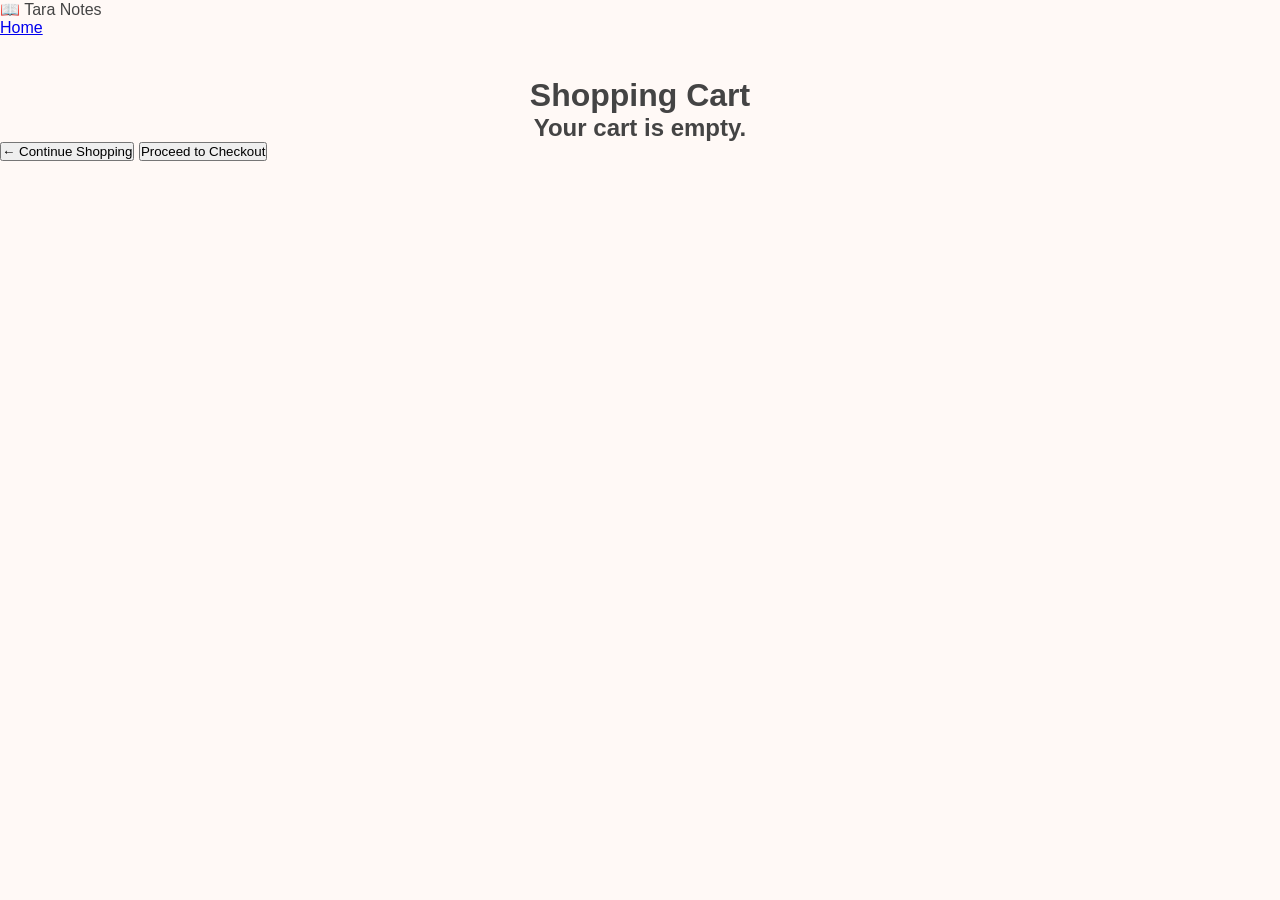
<file: cart.html>
<!DOCTYPE html>
<html lang="en">
<head>
    <meta charset="UTF-8">
    <title>Shopping Cart</title>
    <link rel="stylesheet" href="style.css">
</head>

<body>

    <header>

        <div class="logo">
            📖 Tara Notes
        </div>
    
        <nav>
            <a href="index.html">Home</a>
        </nav>
    
    </header>
    

<h1 style="text-align:center;margin-top:40px;">Shopping Cart</h1>

<div id="cartItems"></div>
<h2 id="grandTotal"></h2>

<div class="cart-buttons">

    <button onclick="window.location.href='index.html'">
        ← Continue Shopping
    </button>

    <button onclick="goToCheckout()">
        Proceed to Checkout
    </button>

</div>

<script src="cart.js"></script>
</body>
</html>
</file>
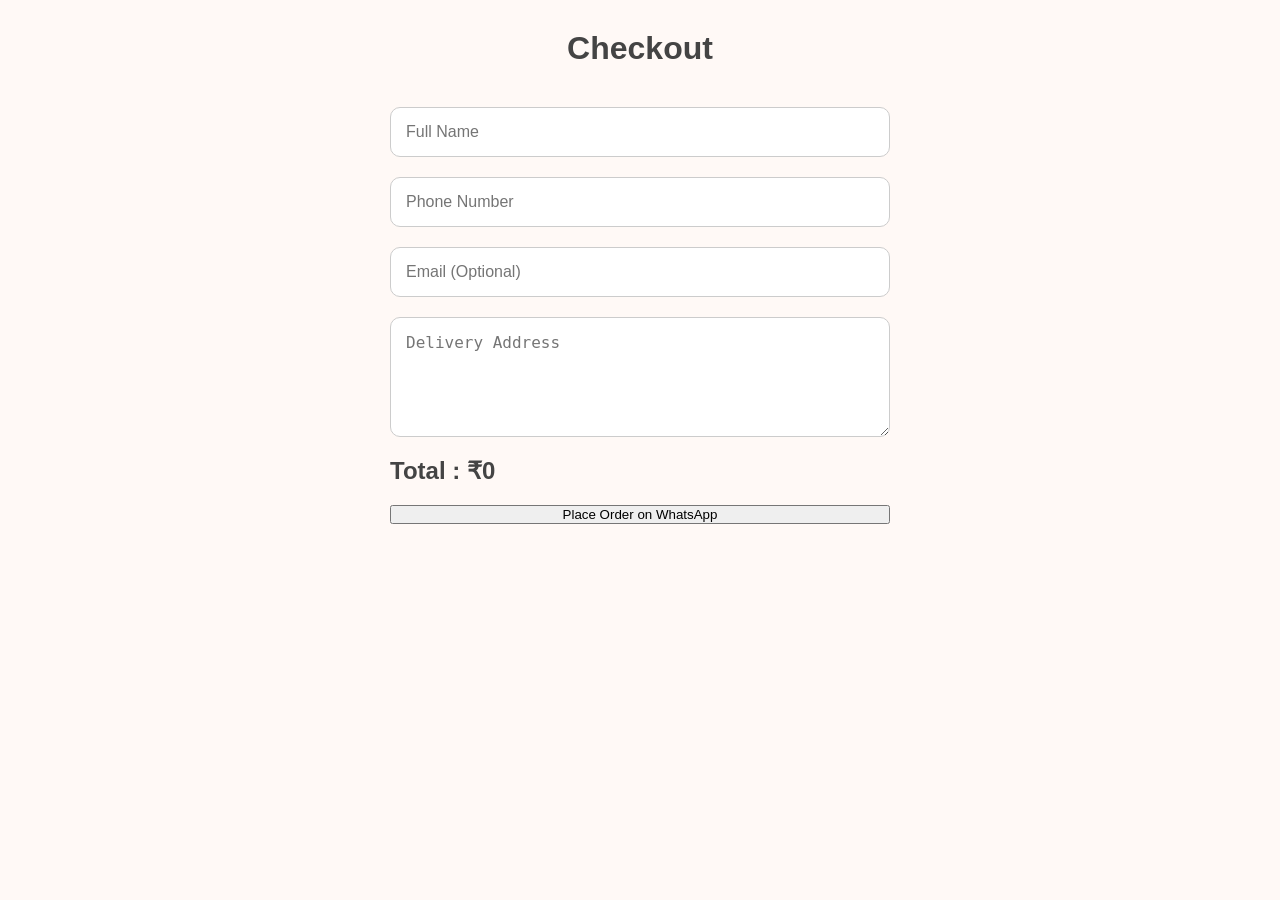
<file: checkout.html>
<!DOCTYPE html>
<html lang="en">
<head>
    <meta charset="UTF-8">
    <meta name="viewport" content="width=device-width, initial-scale=1.0">
    <title>Checkout</title>

    <link rel="stylesheet" href="style.css">
</head>

<body>

<h1 style="text-align:center;margin-top:30px;">
    Checkout
</h1>

<div class="checkout-container">

    <input
        type="text"
        id="customerName"
        placeholder="Full Name"
    >

    <input
        type="text"
        id="customerPhone"
        placeholder="Phone Number"
    >

    <input
        type="email"
        id="customerEmail"
        placeholder="Email (Optional)"
    >

    <textarea
        id="customerAddress"
        placeholder="Delivery Address"
    ></textarea>

    <h2 id="checkoutTotal"></h2>

    <button onclick="sendWhatsAppOrder()">
        Place Order on WhatsApp
    </button>

</div>

<script src="checkout.js"></script>

</body>
</html>
</file>
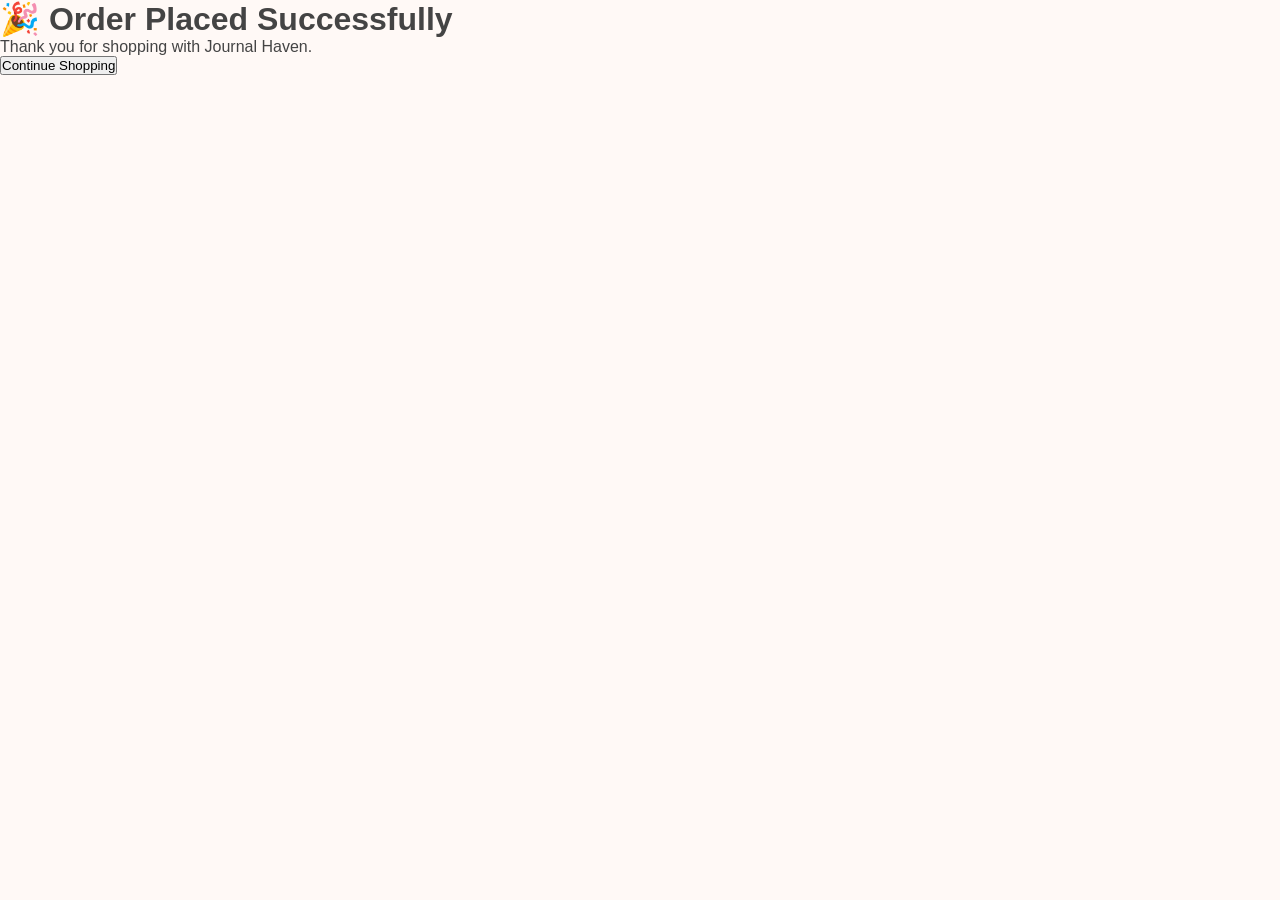
<file: order-success.html>
<!DOCTYPE html>
<html>
<head>
<title>Order Success</title>
<link rel="stylesheet" href="style.css">
</head>

<body>

<div class="success">

<h1>🎉 Order Placed Successfully</h1>

<p>Thank you for shopping with Journal Haven.</p>

<a href="index.html">
<button>Continue Shopping</button>
</a>

</div>

</body>
</html>
</file>
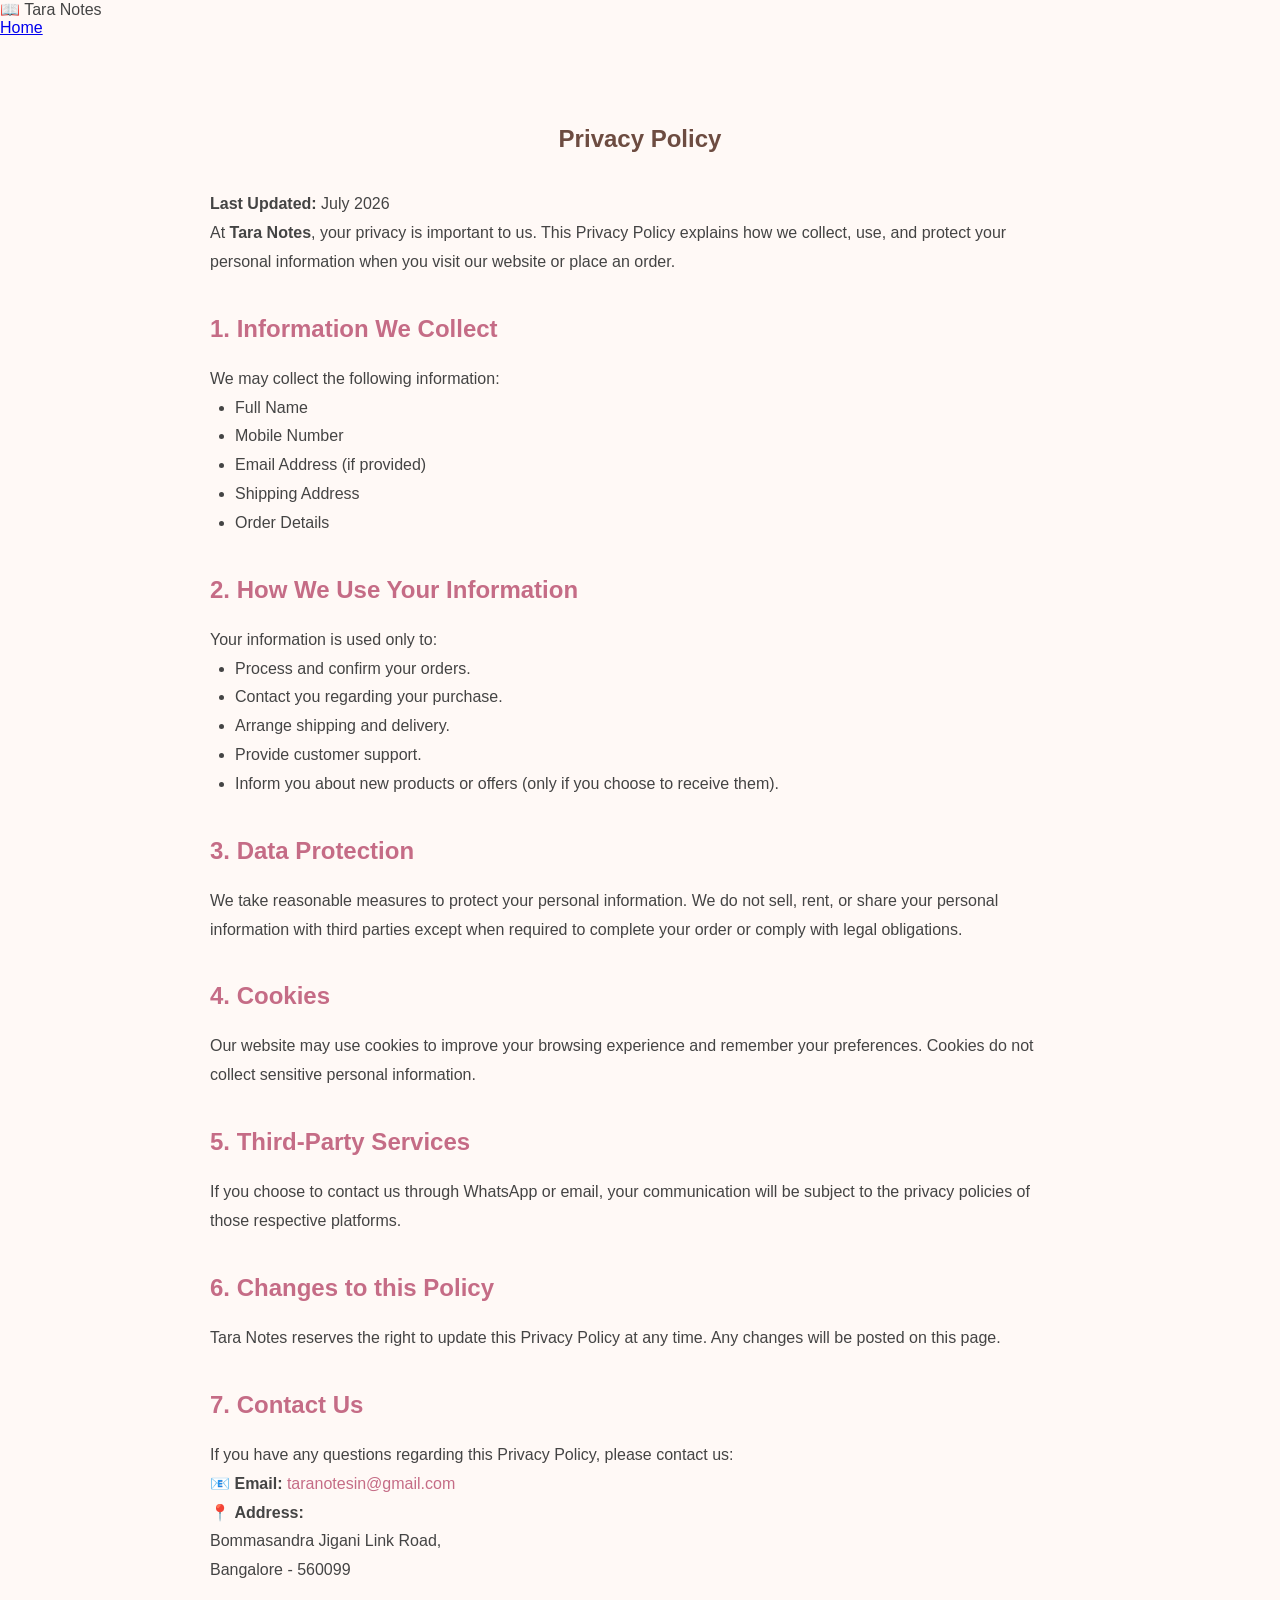
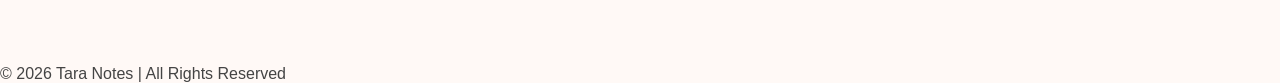
<file: privacy.html>
<!DOCTYPE html>
<html lang="en">
<head>
    <meta charset="UTF-8">
    <meta name="viewport" content="width=device-width, initial-scale=1.0">
    <title>Privacy Policy | Tara Notes</title>
    <link rel="stylesheet" href="style.css">
</head>

<body>

<header>
    <div class="logo">
        📖 Tara Notes
    </div>

    <nav>
        <a href="index.html">Home</a>
    </nav>
</header>

<section class="policy-page">

    <h1>Privacy Policy</h1>

    <p><strong>Last Updated:</strong> July 2026</p>

    <p>
        At <strong>Tara Notes</strong>, your privacy is important to us. This Privacy
        Policy explains how we collect, use, and protect your personal information
        when you visit our website or place an order.
    </p>

    <h2>1. Information We Collect</h2>

    <p>We may collect the following information:</p>

    <ul>
        <li>Full Name</li>
        <li>Mobile Number</li>
        <li>Email Address (if provided)</li>
        <li>Shipping Address</li>
        <li>Order Details</li>
    </ul>

    <h2>2. How We Use Your Information</h2>

    <p>Your information is used only to:</p>

    <ul>
        <li>Process and confirm your orders.</li>
        <li>Contact you regarding your purchase.</li>
        <li>Arrange shipping and delivery.</li>
        <li>Provide customer support.</li>
        <li>Inform you about new products or offers (only if you choose to receive them).</li>
    </ul>

    <h2>3. Data Protection</h2>

    <p>
        We take reasonable measures to protect your personal information. We do
        not sell, rent, or share your personal information with third parties
        except when required to complete your order or comply with legal obligations.
    </p>

    <h2>4. Cookies</h2>

    <p>
        Our website may use cookies to improve your browsing experience and
        remember your preferences. Cookies do not collect sensitive personal
        information.
    </p>

    <h2>5. Third-Party Services</h2>

    <p>
        If you choose to contact us through WhatsApp or email, your communication
        will be subject to the privacy policies of those respective platforms.
    </p>

    <h2>6. Changes to this Policy</h2>

    <p>
        Tara Notes reserves the right to update this Privacy Policy at any time.
        Any changes will be posted on this page.
    </p>

    <h2>7. Contact Us</h2>

    <p>
        If you have any questions regarding this Privacy Policy, please contact us:
    </p>

    <p>
        📧 <strong>Email:</strong>
        <a href="mailto:shop@taranotes.in">taranotesin@gmail.com</a>
    </p>

    <p>
        📍 <strong>Address:</strong><br>
        Bommasandra Jigani Link Road,<br>
        Bangalore - 560099
    </p>

</section>

<footer>

    <p>© 2026 Tara Notes | All Rights Reserved</p>

</footer>

</body>
</html>
</file>
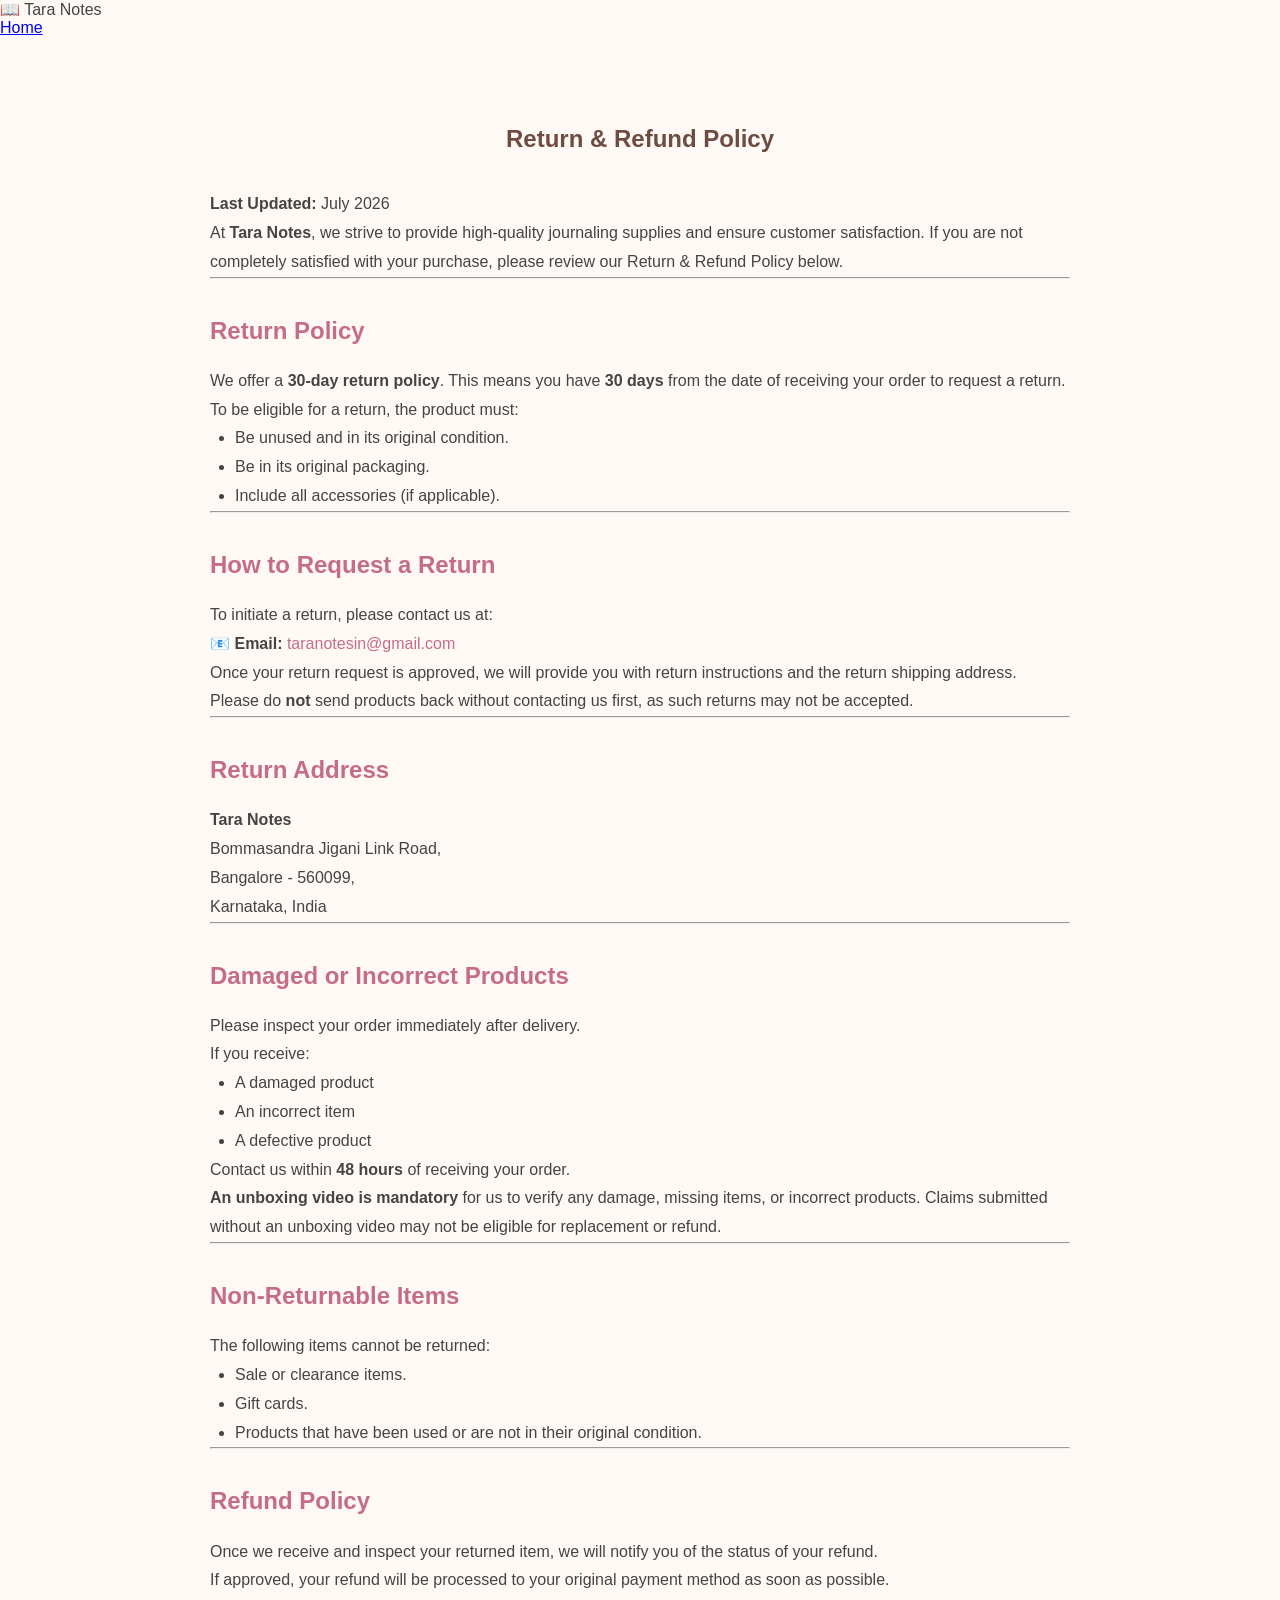
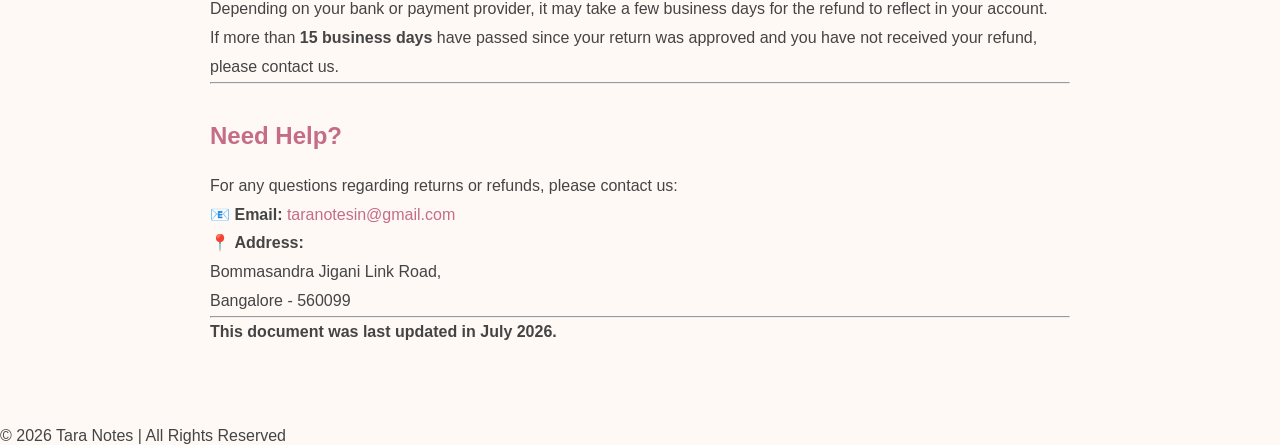
<file: returns.html>
<!DOCTYPE html>
<html lang="en">
<head>
    <meta charset="UTF-8">
    <meta name="viewport" content="width=device-width, initial-scale=1.0">
    <title>Return & Refund Policy | Tara Notes</title>
    <link rel="stylesheet" href="style.css">
</head>

<body>

<header>

    <div class="logo">
        📖 Tara Notes
    </div>

    <nav>
        <a href="index.html">Home</a>
    </nav>

</header>

<section class="policy-page">

    <h1>Return & Refund Policy</h1>

    <p><strong>Last Updated:</strong> July 2026</p>

    <p>
        At <strong>Tara Notes</strong>, we strive to provide high-quality journaling
        supplies and ensure customer satisfaction. If you are not completely
        satisfied with your purchase, please review our Return & Refund Policy
        below.
    </p>

    <hr>

    <h2>Return Policy</h2>

    <p>
        We offer a <strong>30-day return policy</strong>. This means you have
        <strong>30 days</strong> from the date of receiving your order to request
        a return.
    </p>

    <p>
        To be eligible for a return, the product must:
    </p>

    <ul>
        <li>Be unused and in its original condition.</li>
        <li>Be in its original packaging.</li>
        <li>Include all accessories (if applicable).</li>
    </ul>

    <hr>

    <h2>How to Request a Return</h2>

    <p>
        To initiate a return, please contact us at:
    </p>

    <p>
        📧 <strong>Email:</strong>
        <a href="mailto:shop@taranotes.in">taranotesin@gmail.com</a>
    </p>

    <p>
        Once your return request is approved, we will provide you with return
        instructions and the return shipping address.
    </p>

    <p>
        Please do <strong>not</strong> send products back without contacting us
        first, as such returns may not be accepted.
    </p>

    <hr>

    <h2>Return Address</h2>

    <p>
        <strong>Tara Notes</strong><br>
        Bommasandra Jigani Link Road,<br>
        Bangalore - 560099,<br>
        Karnataka, India
    </p>

    <hr>

    <h2>Damaged or Incorrect Products</h2>

    <p>
        Please inspect your order immediately after delivery.
    </p>

    <p>
        If you receive:
    </p>

    <ul>
        <li>A damaged product</li>
        <li>An incorrect item</li>
        <li>A defective product</li>
    </ul>

    <p>
        Contact us within <strong>48 hours</strong> of receiving your order.
    </p>

    <p>
        <strong>An unboxing video is mandatory</strong> for us to verify any
        damage, missing items, or incorrect products. Claims submitted without
        an unboxing video may not be eligible for replacement or refund.
    </p>

    <hr>

    <h2>Non-Returnable Items</h2>

    <p>
        The following items cannot be returned:
    </p>

    <ul>
        <li>Sale or clearance items.</li>
        <li>Gift cards.</li>
        <li>Products that have been used or are not in their original condition.</li>
    </ul>

    <hr>

    <h2>Refund Policy</h2>

    <p>
        Once we receive and inspect your returned item, we will notify you of
        the status of your refund.
    </p>

    <p>
        If approved, your refund will be processed to your original payment
        method as soon as possible.
    </p>

    <p>
        Depending on your bank or payment provider, it may take a few business
        days for the refund to reflect in your account.
    </p>

    <p>
        If more than <strong>15 business days</strong> have passed since your
        return was approved and you have not received your refund, please
        contact us.
    </p>

    <hr>

    <h2>Need Help?</h2>

    <p>
        For any questions regarding returns or refunds, please contact us:
    </p>

    <p>
        📧 <strong>Email:</strong>
        <a href="mailto:shop@taranotes.in">taranotesin@gmail.com</a>
    </p>

    <p>
        📍 <strong>Address:</strong><br>
        Bommasandra Jigani Link Road,<br>
        Bangalore - 560099
    </p>

    <hr>

    <p>
        <strong>This document was last updated in July 2026.</strong>
    </p>

</section>

<footer>

    <p>© 2026 Tara Notes | All Rights Reserved</p>

</footer>

</body>
</html>
</file>
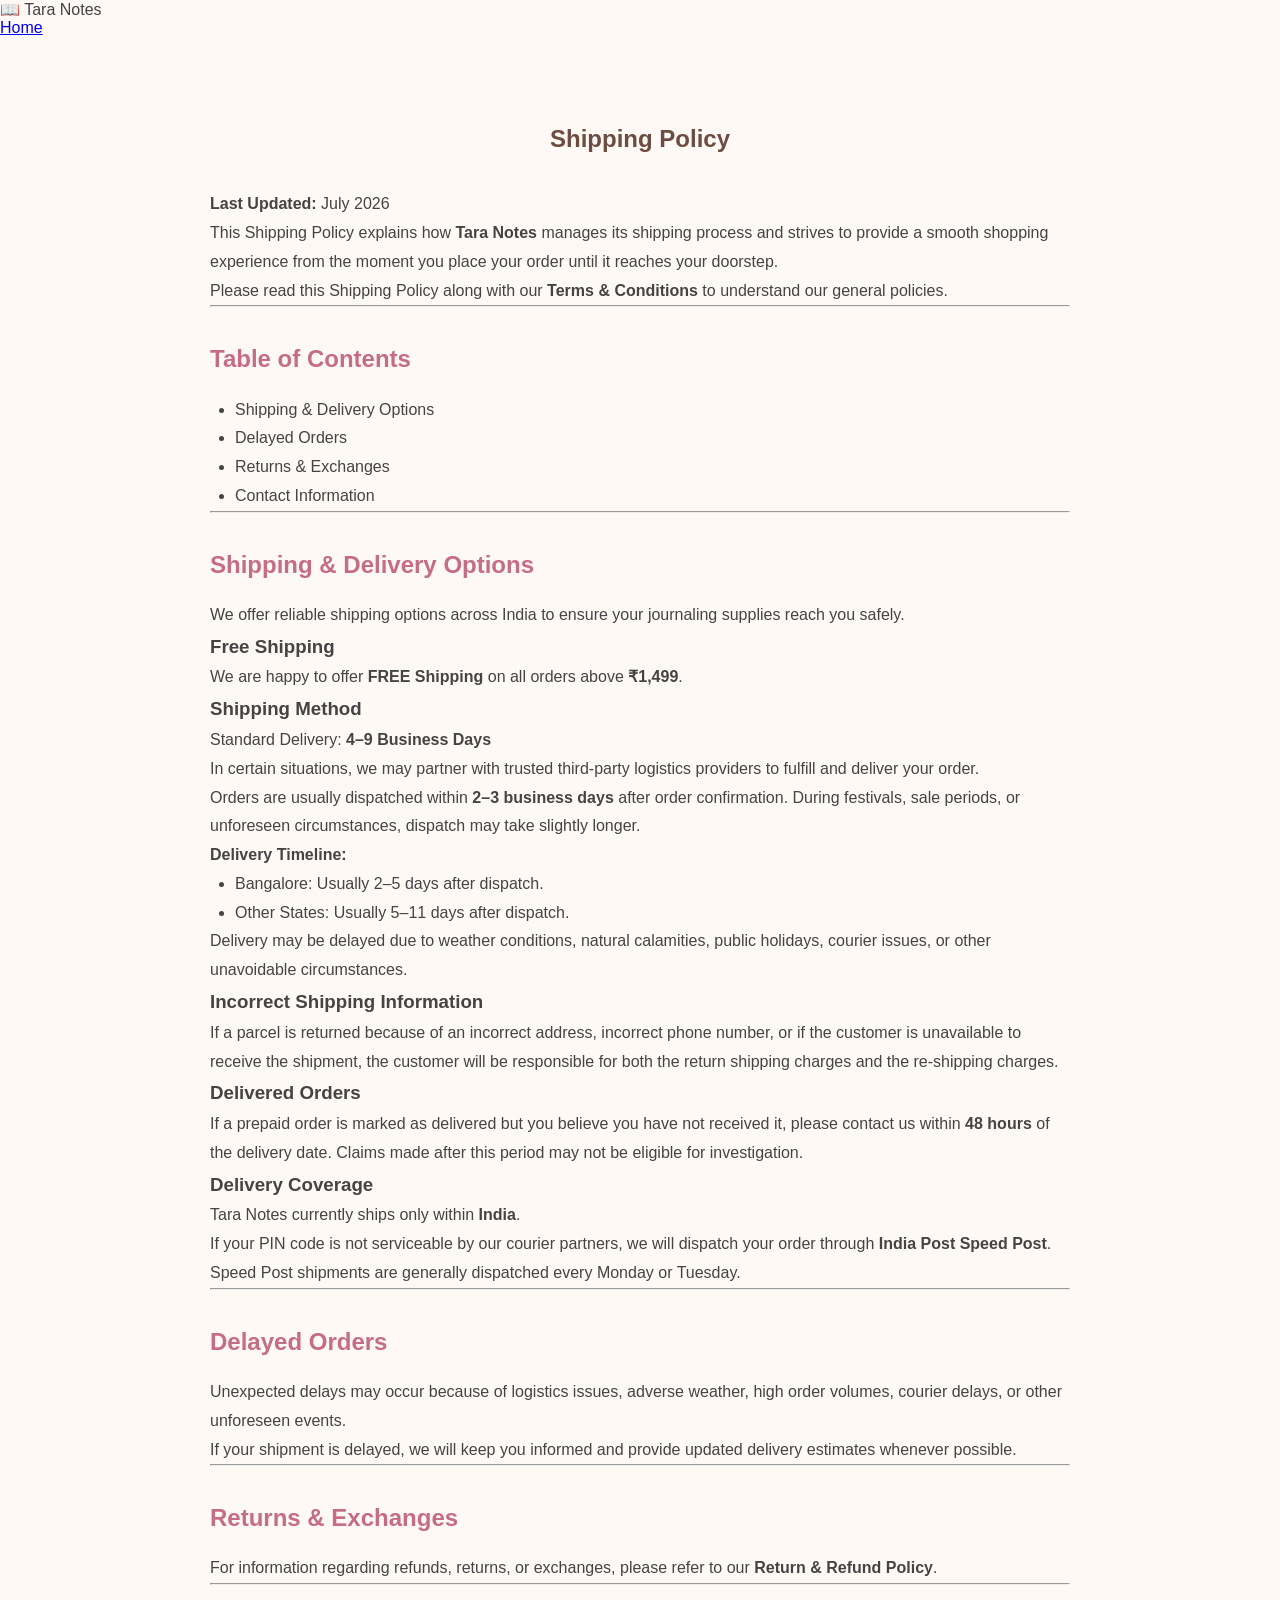
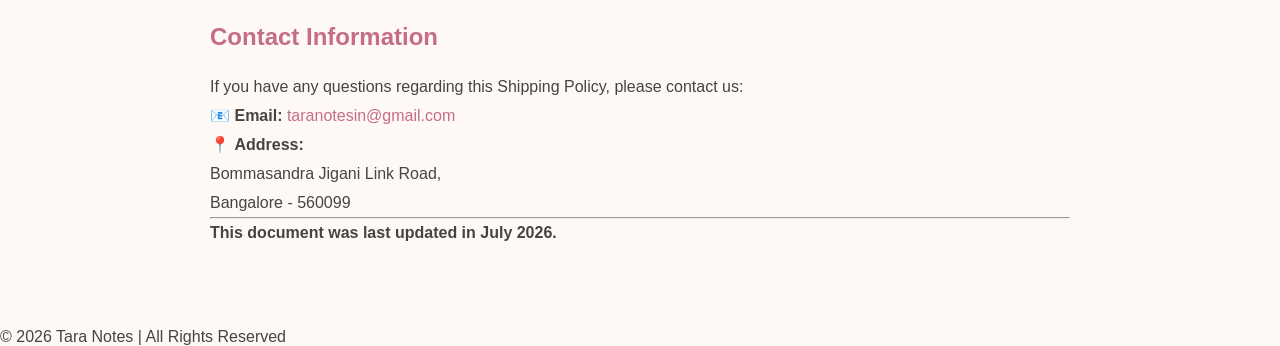
<file: shipping.html>
<!DOCTYPE html>
<html lang="en">
<head>
    <meta charset="UTF-8">
    <meta name="viewport" content="width=device-width, initial-scale=1.0">
    <title>Shipping Policy | Tara Notes</title>
    <link rel="stylesheet" href="style.css">
</head>

<body>

<header>

    <div class="logo">
        📖 Tara Notes
    </div>

    <nav>
        <a href="index.html">Home</a>
    </nav>

</header>

<section class="policy-page">

    <h1>Shipping Policy</h1>

    <p><strong>Last Updated:</strong> July 2026</p>

    <p>
        This Shipping Policy explains how <strong>Tara Notes</strong> manages its
        shipping process and strives to provide a smooth shopping experience from
        the moment you place your order until it reaches your doorstep.
    </p>

    <p>
        Please read this Shipping Policy along with our
        <strong>Terms & Conditions</strong> to understand our general policies.
    </p>

    <hr>

    <h2>Table of Contents</h2>

    <ul>
        <li>Shipping & Delivery Options</li>
        <li>Delayed Orders</li>
        <li>Returns & Exchanges</li>
        <li>Contact Information</li>
    </ul>

    <hr>

    <h2>Shipping & Delivery Options</h2>

    <p>
        We offer reliable shipping options across India to ensure your journaling
        supplies reach you safely.
    </p>

    <h3>Free Shipping</h3>

    <p>
        We are happy to offer <strong>FREE Shipping</strong> on all orders above
        <strong>₹1,499</strong>.
    </p>

    <h3>Shipping Method</h3>

    <p>
        Standard Delivery: <strong>4–9 Business Days</strong>
    </p>

    <p>
        In certain situations, we may partner with trusted third-party logistics
        providers to fulfill and deliver your order.
    </p>

    <p>
        Orders are usually dispatched within <strong>2–3 business days</strong>
        after order confirmation. During festivals, sale periods, or unforeseen
        circumstances, dispatch may take slightly longer.
    </p>

    <p>
        <strong>Delivery Timeline:</strong>
    </p>

    <ul>
        <li>Bangalore: Usually 2–5 days after dispatch.</li>
        <li>Other States: Usually 5–11 days after dispatch.</li>
    </ul>

    <p>
        Delivery may be delayed due to weather conditions, natural calamities,
        public holidays, courier issues, or other unavoidable circumstances.
    </p>

    <h3>Incorrect Shipping Information</h3>

    <p>
        If a parcel is returned because of an incorrect address, incorrect phone
        number, or if the customer is unavailable to receive the shipment,
        the customer will be responsible for both the return shipping charges
        and the re-shipping charges.
    </p>

    <h3>Delivered Orders</h3>

    <p>
        If a prepaid order is marked as delivered but you believe you have not
        received it, please contact us within <strong>48 hours</strong> of the
        delivery date. Claims made after this period may not be eligible for
        investigation.
    </p>

    <h3>Delivery Coverage</h3>

    <p>
        Tara Notes currently ships only within <strong>India</strong>.
    </p>

    <p>
        If your PIN code is not serviceable by our courier partners, we will
        dispatch your order through <strong>India Post Speed Post</strong>.
        Speed Post shipments are generally dispatched every Monday or Tuesday.
    </p>

    <hr>

    <h2>Delayed Orders</h2>

    <p>
        Unexpected delays may occur because of logistics issues, adverse weather,
        high order volumes, courier delays, or other unforeseen events.
    </p>

    <p>
        If your shipment is delayed, we will keep you informed and provide
        updated delivery estimates whenever possible.
    </p>

    <hr>

    <h2>Returns & Exchanges</h2>

    <p>
        For information regarding refunds, returns, or exchanges, please refer
        to our <strong>Return & Refund Policy</strong>.
    </p>

    <hr>

    <h2>Contact Information</h2>

    <p>
        If you have any questions regarding this Shipping Policy, please contact us:
    </p>

    <p>
        📧 <strong>Email:</strong>
        <a href="mailto:shop@taranotes.in">taranotesin@gmail.com</a>
    </p>

    <p>
        📍 <strong>Address:</strong><br>
        Bommasandra Jigani Link Road,<br>
        Bangalore - 560099
    </p>

    <hr>

    <p>
        <strong>This document was last updated in July 2026.</strong>
    </p>

</section>

<footer>

    <p>© 2026 Tara Notes | All Rights Reserved</p>

</footer>

</body>
</html>
</file>
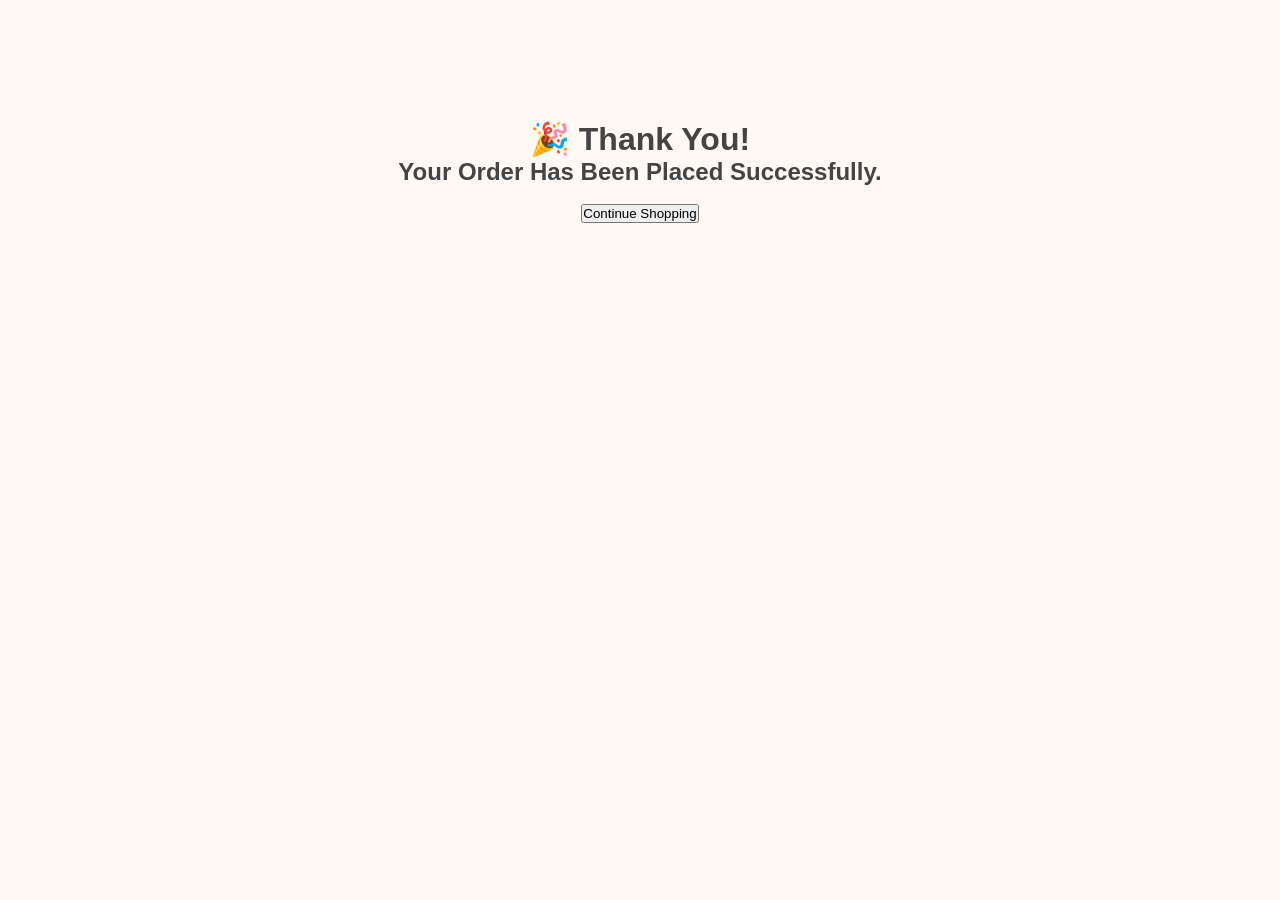
<file: success.html>
<!DOCTYPE html>
<html lang="en">
<head>

<meta charset="UTF-8">

<title>Order Success</title>

<link rel="stylesheet" href="style.css">

</head>

<body>

<div style="text-align:center;margin-top:120px;">

<h1>🎉 Thank You!</h1>

<h2>Your Order Has Been Placed Successfully.</h2>

<br>

<a href="index.html">

<button>

Continue Shopping

</button>

</a>

</div>

</body>
</html>
</file>
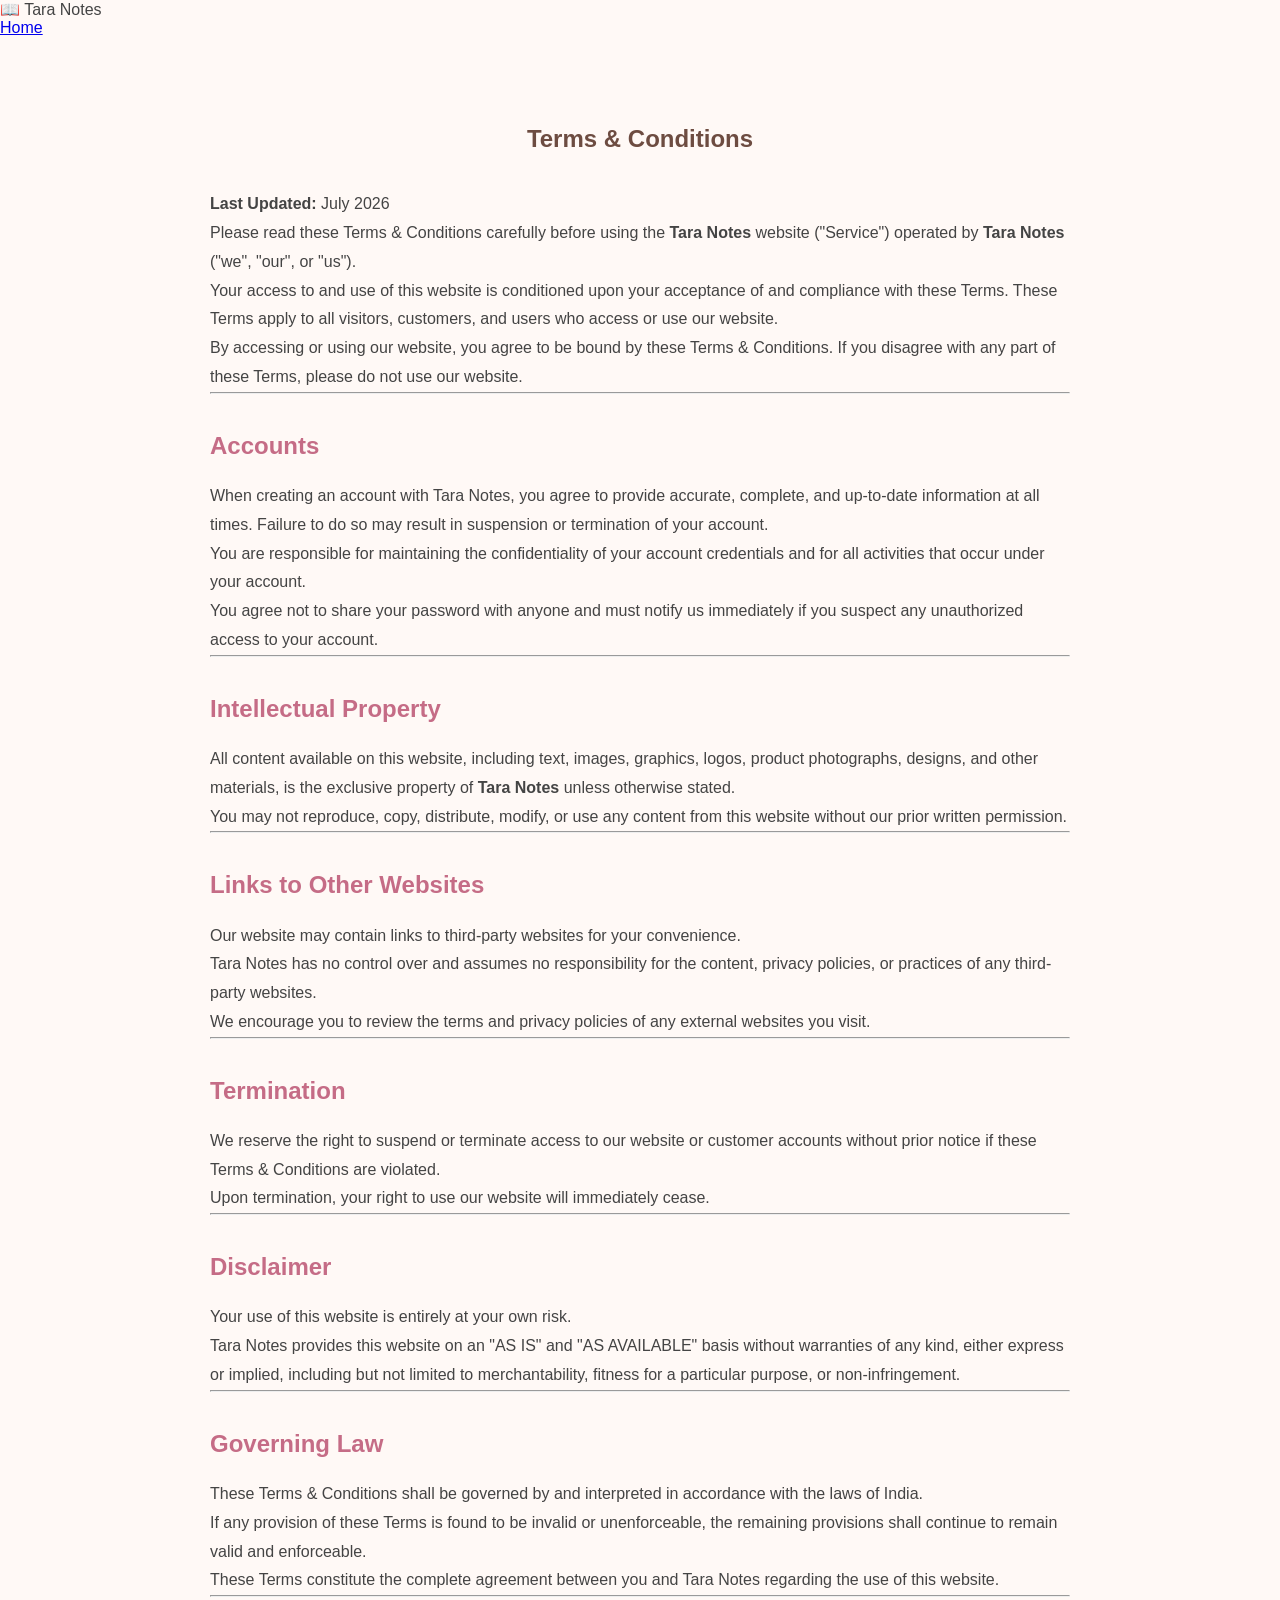
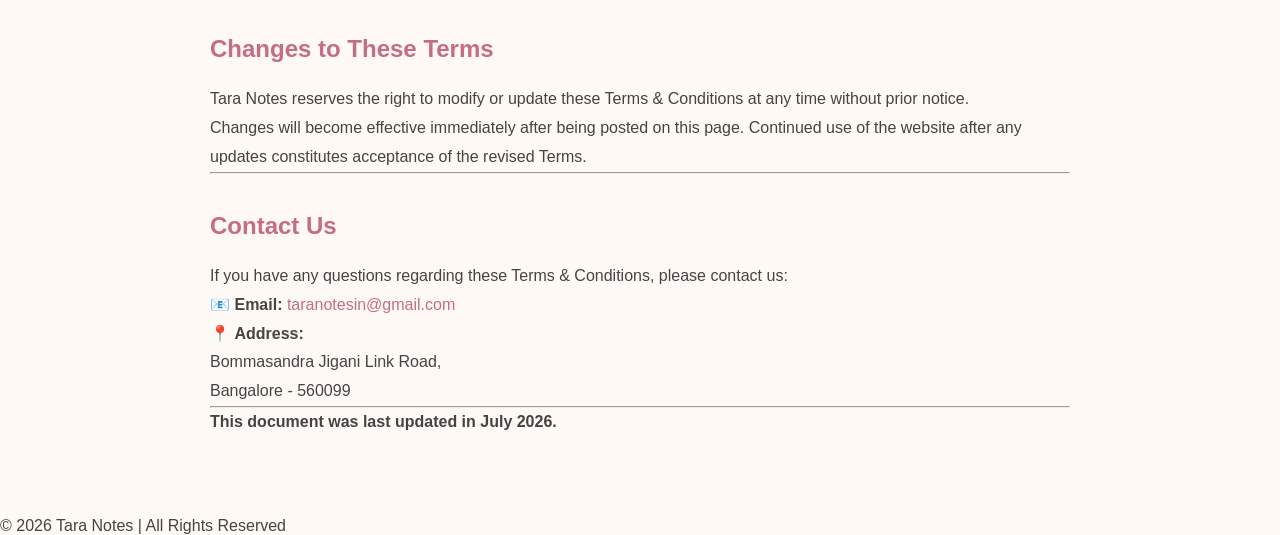
<file: terms.html>
<!DOCTYPE html>
<html lang="en">
<head>
    <meta charset="UTF-8">
    <meta name="viewport" content="width=device-width, initial-scale=1.0">
    <title>Terms & Conditions | Tara Notes</title>
    <link rel="stylesheet" href="style.css">
</head>

<body>

<header>

    <div class="logo">
        📖 Tara Notes
    </div>

    <nav>
        <a href="index.html">Home</a>
    </nav>

</header>

<section class="policy-page">

    <h1>Terms & Conditions</h1>

    <p><strong>Last Updated:</strong> July 2026</p>

    <p>
        Please read these Terms & Conditions carefully before using the
        <strong>Tara Notes</strong> website ("Service") operated by
        <strong>Tara Notes</strong> ("we", "our", or "us").
    </p>

    <p>
        Your access to and use of this website is conditioned upon your
        acceptance of and compliance with these Terms. These Terms apply to
        all visitors, customers, and users who access or use our website.
    </p>

    <p>
        By accessing or using our website, you agree to be bound by these
        Terms & Conditions. If you disagree with any part of these Terms,
        please do not use our website.
    </p>

    <hr>

    <h2>Accounts</h2>

    <p>
        When creating an account with Tara Notes, you agree to provide
        accurate, complete, and up-to-date information at all times.
        Failure to do so may result in suspension or termination of your account.
    </p>

    <p>
        You are responsible for maintaining the confidentiality of your
        account credentials and for all activities that occur under your account.
    </p>

    <p>
        You agree not to share your password with anyone and must notify us
        immediately if you suspect any unauthorized access to your account.
    </p>

    <hr>

    <h2>Intellectual Property</h2>

    <p>
        All content available on this website, including text, images,
        graphics, logos, product photographs, designs, and other materials,
        is the exclusive property of <strong>Tara Notes</strong> unless otherwise stated.
    </p>

    <p>
        You may not reproduce, copy, distribute, modify, or use any content
        from this website without our prior written permission.
    </p>

    <hr>

    <h2>Links to Other Websites</h2>

    <p>
        Our website may contain links to third-party websites for your
        convenience.
    </p>

    <p>
        Tara Notes has no control over and assumes no responsibility for the
        content, privacy policies, or practices of any third-party websites.
    </p>

    <p>
        We encourage you to review the terms and privacy policies of any
        external websites you visit.
    </p>

    <hr>

    <h2>Termination</h2>

    <p>
        We reserve the right to suspend or terminate access to our website
        or customer accounts without prior notice if these Terms &
        Conditions are violated.
    </p>

    <p>
        Upon termination, your right to use our website will immediately cease.
    </p>

    <hr>

    <h2>Disclaimer</h2>

    <p>
        Your use of this website is entirely at your own risk.
    </p>

    <p>
        Tara Notes provides this website on an "AS IS" and "AS AVAILABLE"
        basis without warranties of any kind, either express or implied,
        including but not limited to merchantability, fitness for a
        particular purpose, or non-infringement.
    </p>

    <hr>

    <h2>Governing Law</h2>

    <p>
        These Terms & Conditions shall be governed by and interpreted in
        accordance with the laws of India.
    </p>

    <p>
        If any provision of these Terms is found to be invalid or
        unenforceable, the remaining provisions shall continue to remain
        valid and enforceable.
    </p>

    <p>
        These Terms constitute the complete agreement between you and
        Tara Notes regarding the use of this website.
    </p>

    <hr>

    <h2>Changes to These Terms</h2>

    <p>
        Tara Notes reserves the right to modify or update these Terms &
        Conditions at any time without prior notice.
    </p>

    <p>
        Changes will become effective immediately after being posted on
        this page. Continued use of the website after any updates
        constitutes acceptance of the revised Terms.
    </p>

    <hr>

    <h2>Contact Us</h2>

    <p>
        If you have any questions regarding these Terms & Conditions,
        please contact us:
    </p>

    <p>
        📧 <strong>Email:</strong>
        <a href="mailto:shop@taranotes.in">taranotesin@gmail.com</a>
    </p>

    <p>
        📍 <strong>Address:</strong><br>
        Bommasandra Jigani Link Road,<br>
        Bangalore - 560099
    </p>

    <hr>

    <p>
        <strong>This document was last updated in July 2026.</strong>
    </p>

</section>

<footer>

    <p>© 2026 Tara Notes | All Rights Reserved</p>

</footer>

</body>
</html>
</file>
<file: style.css>
html{
    scroll-behavior: smooth;
}
*{
    margin:0;
    padding:0;
    box-sizing:border-box;
}

body{
    font-family:'Poppins',sans-serif;
    background:#FFF9F6;
    color:#444;
}
@media (max-width: 768px){
header{
    display:flex;
    justify-content:space-between;
    align-items:center;
    padding:20px 8%;
    background:white;
    box-shadow:0 3px 10px rgba(0,0,0,.08);
}

.logo{
    font-size:28px;
    font-weight:700;
    color:#C56C86;
}

nav a{
    margin-left:30px;
    text-decoration:none;
    color:#555;
    font-weight:500;
}

nav a:hover{
    color:#C56C86;
}

.hero{
    height:80vh;
    display:flex;
    justify-content:center;
    align-items:center;
    text-align:center;
    background:linear-gradient(135deg,#FFE7E1,#FFF5EE);
    background-image: url("images/Simple.jpg");

}

.hero-text{
    padding-top:60px;
    display:flex;
    flex-direction:column;
    justify-content:center;
    align-items:center;
    height:100%;
}

.hero h1{
    font-size:60px;
    color:#6D4C41;
}

.hero p{
    margin:25px 0;
    font-size:20px;
}

button{
    padding:15px 35px;
    border:none;
    background:#C56C86;
    color:white;
    border-radius:10px;
    font-size:17px;
    cursor:pointer;
}

button:hover{
    background:#AE5A74;
}

.categories{
    padding:80px 8%;
}

.categories h2{
    text-align:center;
    margin-bottom:50px;
}

.cards{
    display:grid;
    grid-template-columns:repeat(auto-fit,minmax(220px,1fr));
    gap:25px;
}

.card{
    background:white;
    padding:35px;
    border-radius:15px;
    text-align:center;
    box-shadow:0 8px 15px rgba(0,0,0,.08);
    transition:.3s;
}

.card:hover{
    transform:translateY(-8px);
}

.why{
    background:#FDECEF;
    padding:80px 8%;
    text-align:center;
}

.why-boxes{
    display:grid;
    grid-template-columns:repeat(auto-fit,minmax(250px,1fr));
    gap:30px;
    margin-top:40px;
}

.why-boxes div{
    background:white;
    padding:30px;
    border-radius:15px;
}

.newsletter{
    padding:80px 8%;
    text-align:center;
}

.newsletter input{
    width:320px;
    padding:15px;
    margin:25px;
    border-radius:8px;
    border:1px solid #ccc;
}

footer{
    background:#C56C86;
    color:white;
    text-align:center;
    padding:25px;
}
}

@media(max-width:768px){

header{
    flex-direction:column;
}

nav{
    margin-top:15px;
}

.hero h1{
    font-size:38px;
}

}

.cart{
    font-size:22px;
    font-weight:bold;
    cursor:pointer;
}

.products{
    padding:80px 8%;
    text-align:center;
}

#searchInput{
    width:350px;
    padding:14px;
    margin:30px 0;
    border-radius:10px;
    border:1px solid #ccc;
}

.product-grid{
    display:grid;
    grid-template-columns:repeat(auto-fit,minmax(240px,1fr));
    gap:25px;
}

.product-card{
    background:white;
    border-radius:15px;
    overflow:hidden;
    box-shadow:0 8px 20px rgba(0,0,0,.08);
    transition:.3s;
}

.product-card:hover{
    transform:translateY(-10px);
}

.product-card img{
    width:100%;
    display:block;
}

.product-card h3{
    margin-top:15px;
}

.product-card p{
    margin:10px;
}

.product-card h4{
    color:#C56C86;
    margin-bottom:15px;
}

.product-card button{
    margin-bottom:20px;
}
.product-page{

    display:flex;
    
    gap:60px;
    
    padding:80px;
    
    align-items:center;
    
    }
    
    .product-page img{
    
    width:450px;
    
    border-radius:15px;
    
    }
    
    .product-info{
    
    max-width:500px;
    
    }
    
    .product-info h1{
    
    font-size:40px;
    
    margin-bottom:20px;
    
    }
    
    .product-info p{
    
    margin:15px 0;
    
    font-size:18px;
    
    }
    
    .product-info button{
        margin-top:25px;
        transition: all 0.15s ease;
        box-shadow: 0 5px 12px rgba(0,0,0,0.15);
    }
    
    .product-info button:hover{
        background:#AE5A74;
        transform: translateY(-2px);
    }
    
    .product-info button:active{
        transform: scale(0.96);
        box-shadow: 0 2px 6px rgba(0,0,0,0.2);
    }
    
    .quantity-controls{
        display:flex;
        justify-content:center;
        align-items:center;
        gap:15px;
        margin:15px 0;
    }
    
    .quantity-controls button{
        padding:8px 15px;
    }

    @media(max-width:768px){

        nav{
        
        display:flex;
        
        flex-direction:column;
        
        gap:15px;
        
        }
        
        .product-page{
        
        flex-direction:column;
        
        }
        
        }

        .checkout-container{

            width:500px;
        
            margin:40px auto;
        
            display:flex;
        
            flex-direction:column;
        
            gap:20px;
        
        }
        
        .checkout-container input,
        .checkout-container textarea{
        
            padding:15px;
        
            font-size:16px;
        
            border:1px solid #ccc;
        
            border-radius:10px;
        
        }
        
        .checkout-container textarea{
        
            height:120px;
        
        }

/* Cart Layout */
@media (max-width: 768px){
#cartItems{
    width:90%;
    margin:40px auto;
}

.cart-item{
    display:grid;
    grid-template-columns:100px 1fr 180px;
    align-items:center;
    gap:25px;

    background:white;

    margin-bottom:20px;

    padding:20px;

    border-radius:15px;

    box-shadow:0 5px 15px rgba(0,0,0,.08);
}

.cart-image{
    width:90px;
    height:90px;
    object-fit:cover;
    border-radius:10px;
}

.cart-details h3{
    margin-bottom:10px;
    color:#6D4C41;
}

.cart-details p{
    margin:5px 0;
}

.cart-actions{
    display:flex;
    flex-direction:column;
    align-items:flex-end;
    gap:15px;
}

.quantity-box{
    display:flex;
    align-items:center;
    gap:12px;
}

.quantity-box button{
    width:35px;
    height:35px;
    padding:0;
}

.remove-btn{
    background:#d9534f;
    padding:10px 18px;
}

#grandTotal{
    width:90%;
    margin:30px auto;
    text-align:right;
}
.cart-buttons{

    display:flex;

    justify-content:center;

    gap:20px;

    margin:40px 0;

}

.cart-buttons button{

    min-width:220px;

    padding:15px 25px;

    font-size:17px;

    border:none;

    border-radius:10px;

    cursor:pointer;

    transition:0.3s;

}

.cart-buttons button:first-child{

    background:#6D4C41;

    color:white;

}

.cart-buttons button:first-child:hover{

    background:#5a3d35;

}

.cart-buttons button:last-child{

    background:#C56C86;

    color:white;

}

.cart-buttons button:last-child:hover{

    background:#AE5A74;

}
}

.contact{

    background:#FDECEF;

    padding:80px 8%;

    text-align:center;

}

.contact h2{

    color:#6D4C41;

    margin-bottom:30px;

}

.contact-box{

    background:white;

    max-width:600px;

    margin:auto;

    padding:35px;

    border-radius:15px;

    box-shadow:0 5px 15px rgba(0,0,0,.08);

}

.contact-box p{

    margin:10px 0;

    font-size:18px;

}

.contact-box a{

    color:#C56C86;

    text-decoration:none;

    font-weight:600;

}

.contact-box a:hover{

    text-decoration:underline;

}

.about{

    padding:90px 8%;

    background:#fff;

}

.about-container{

    display:flex;

    align-items:center;

    gap:60px;

}

.about-image img{

    width:450px;

    border-radius:20px;

    box-shadow:0 8px 25px rgba(0,0,0,.08);

}

.about-content{

    flex:1;

}

.about-content h2{

    font-size:42px;

    color:#6D4C41;

    margin-bottom:25px;

}

.about-content p{

    font-size:18px;

    line-height:1.9;

    margin-bottom:20px;

    color:#555;

}

@media(max-width:768px){

    .about-container{

        flex-direction:column;

        text-align:center;

    }

    .about-image img{

        width:100%;

    }

}

.important-links{

    padding:70px 8%;

    background:#FFF9F6;

    text-align:center;

}

.important-links h2{

    color:#6D4C41;

    margin-bottom:30px;

    font-size:36px;

}

.links-container{

    display:flex;

    justify-content:center;

    flex-wrap:wrap;

    gap:20px;

}

.links-container a{

    text-decoration:none;

    background:white;

    color:#6D4C41;

    padding:15px 25px;

    border-radius:10px;

    box-shadow:0 4px 10px rgba(0,0,0,.08);

    transition:0.3s;

    font-weight:500;

}

.links-container a:hover{

    background:#C56C86;

    color:white;

}

.policy-page{

    max-width:900px;

    margin:60px auto;

    padding:20px;

    line-height:1.8;

    color:#444;

}

.policy-page h1{

    text-align:center;

    color:#6D4C41;

    margin-bottom:30px;

}

.policy-page h2{

    color:#C56C86;

    margin-top:30px;

    margin-bottom:15px;

}

.policy-page ul{

    margin-left:25px;

}

.policy-page a{

    color:#C56C86;

    text-decoration:none;

}

.policy-page a:hover{

    text-decoration:underline;

}

.product-page{
    display:flex;
    gap:60px;
    justify-content:center;
    align-items:flex-start;
    margin:50px;
}

.image-container{
    position:relative;
    width:450px;
}

#productImage{
    width:100%;
    display:block;
    border-radius:15px;
}

/* Arrow buttons */
.arrow{
    position: absolute;
    top: 50%;
    transform: translateY(-50%);
    background: transparent;
    border: none;
    color: #000;
    font-size: 40px;
    font-weight: bold;
    cursor: pointer;
    z-index: 10;
    padding: 0;
    width: auto;
    height: auto;
    transition: color 0.2s ease, transform 0.2s ease;
}

.arrow:hover{
    color: #555;
    transform: translateY(-50%) scale(1.15);
}

#prev{
    left: 15px;
}

#next{
    right: 15px;
}

#addCartBtn{
    position: relative;
    overflow: hidden;
}

#addCartBtn::after{
    content: "";
    position: absolute;
    left: 50%;
    top: 50%;
    width: 0;
    height: 0;
    background: rgba(255,255,255,0.45);
    border-radius: 50%;
    transform: translate(-50%, -50%);
    transition: width .4s ease, height .4s ease, opacity .4s ease;
    opacity: 0;
}

#addCartBtn:active::after{
    width: 300px;
    height: 300px;
    opacity: 1;
    transition: 0s;
}
</file>
